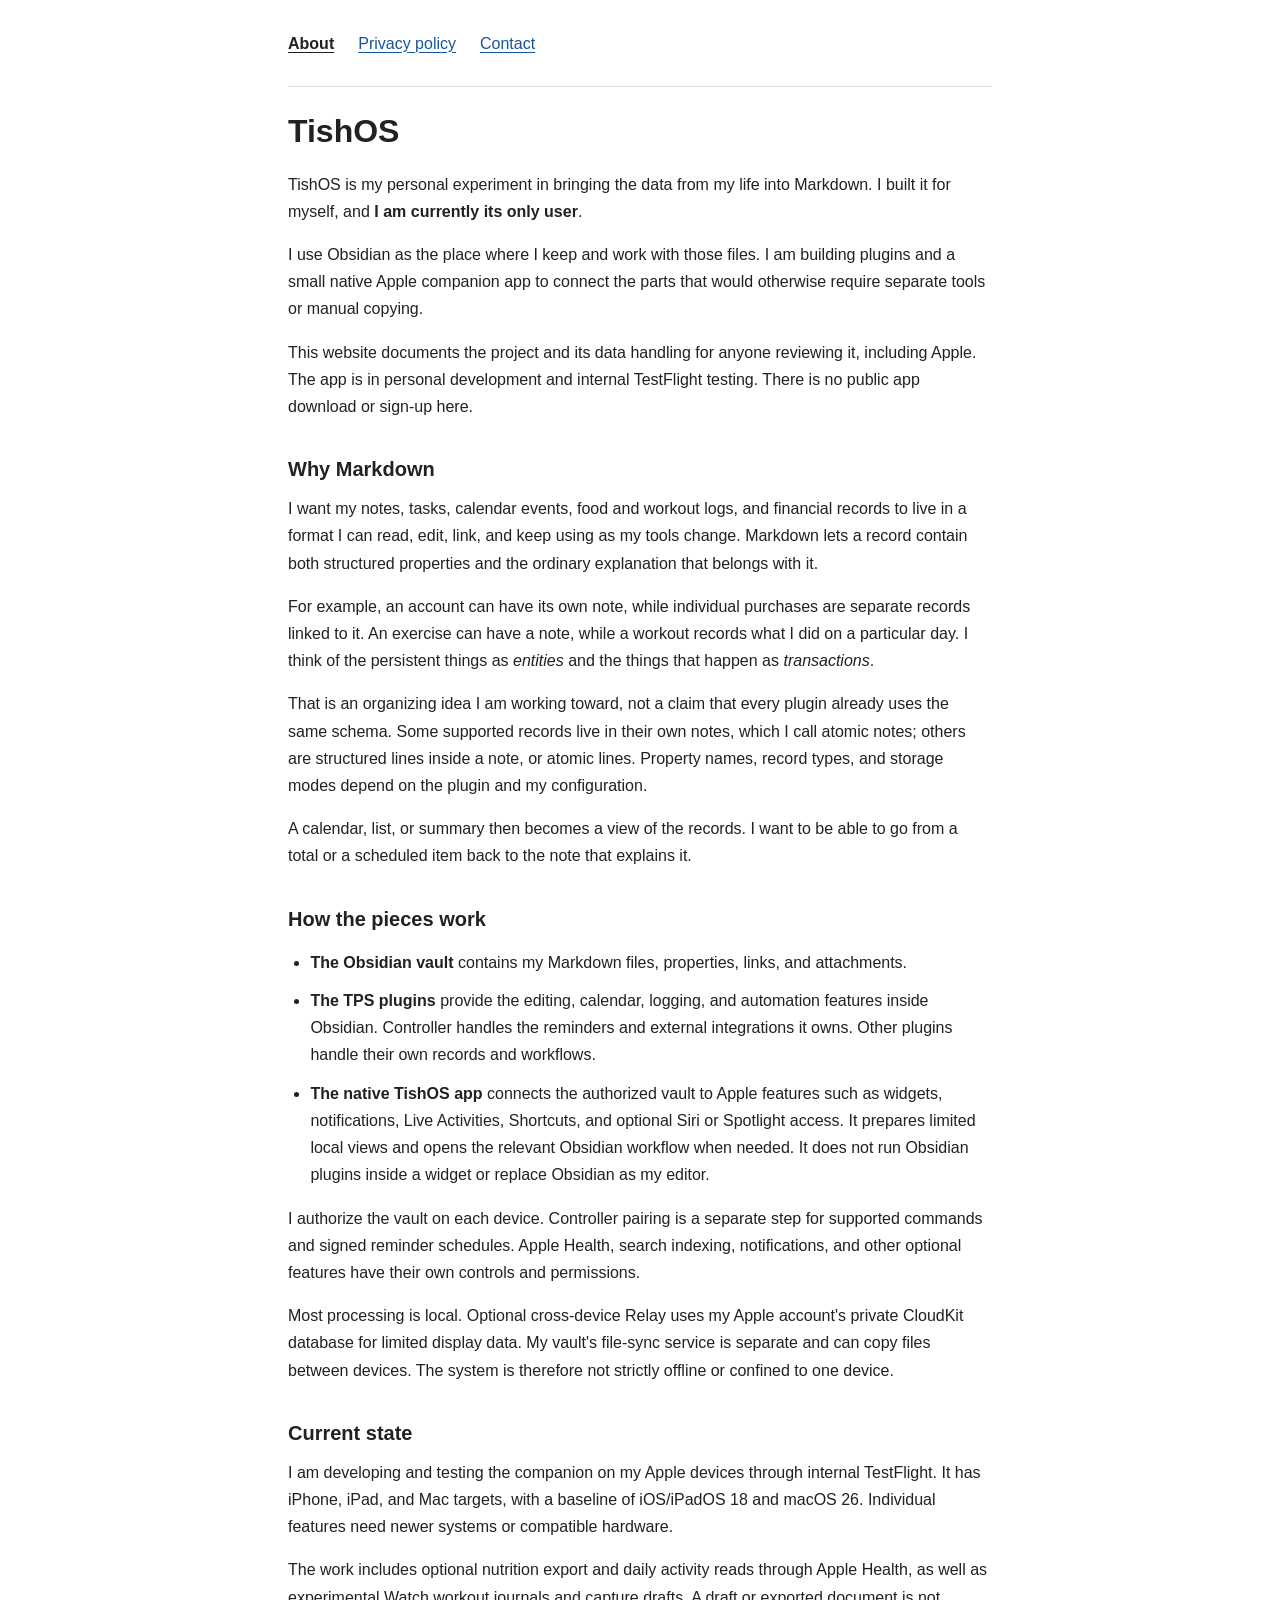
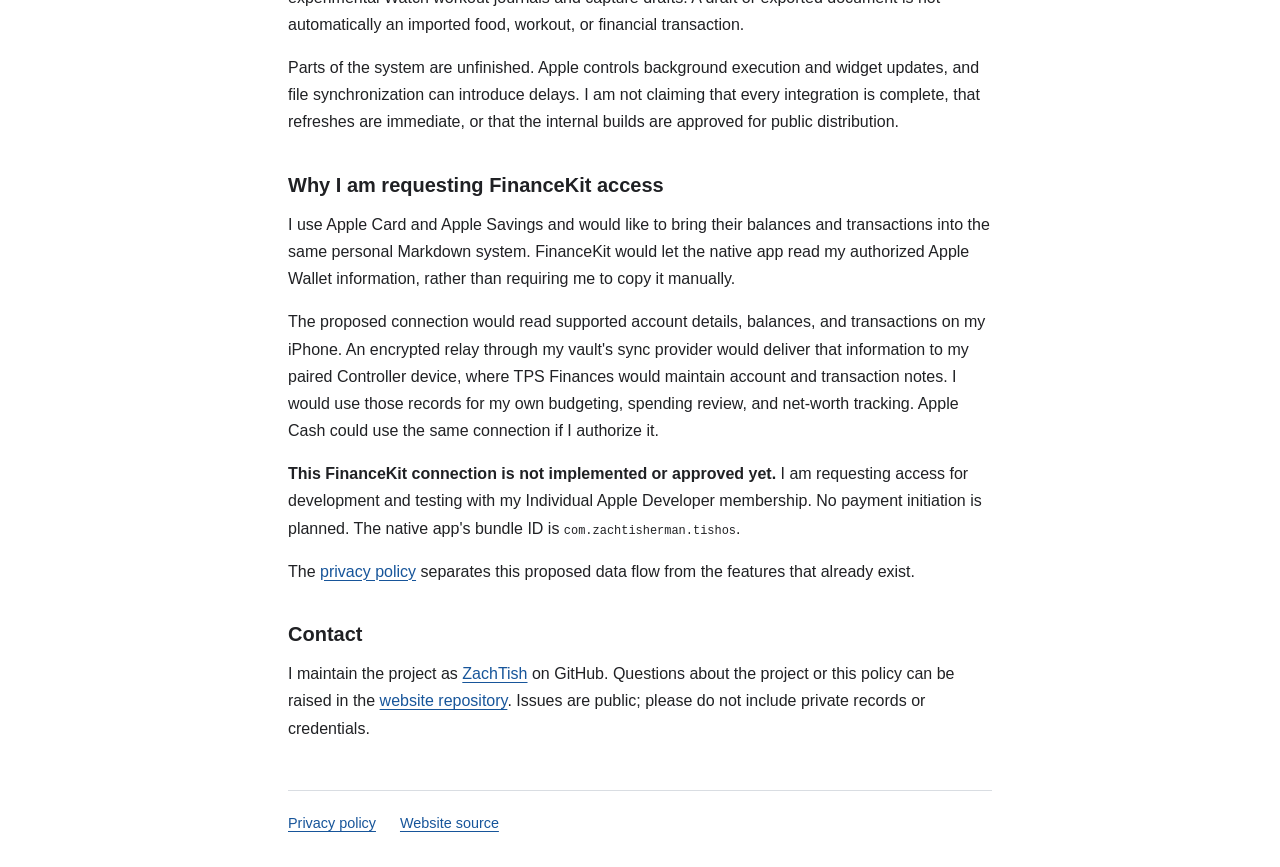
<file: docs/index.html>
<!doctype html>
<html lang="en">
<head>
  <meta charset="utf-8">
  <meta name="viewport" content="width=device-width, initial-scale=1">
  <meta name="description" content="TishOS is a personal experiment in organizing my life's data in Markdown. I am its developer and only current user.">
  <meta name="referrer" content="no-referrer">
  <title>TishOS — A personal Markdown experiment</title>
  <link rel="stylesheet" href="styles.css">
</head>
<body>
  <a class="skip-link" href="#main">Skip to content</a>
  <header><nav aria-label="Main navigation"><a href="./" aria-current="page">About</a><a href="privacy/">Privacy policy</a><a href="#contact">Contact</a></nav></header>
  <main id="main">
    <h1>TishOS</h1>
    <p>TishOS is my personal experiment in bringing the data from my life into Markdown. I built it for myself, and <strong>I am currently its only user</strong>.</p>
    <p>I use Obsidian as the place where I keep and work with those files. I am building plugins and a small native Apple companion app to connect the parts that would otherwise require separate tools or manual copying.</p>
    <p>This website documents the project and its data handling for anyone reviewing it, including Apple. The app is in personal development and internal TestFlight testing. There is no public app download or sign-up here.</p>

    <section aria-labelledby="why"><h2 id="why">Why Markdown</h2>
      <p>I want my notes, tasks, calendar events, food and workout logs, and financial records to live in a format I can read, edit, link, and keep using as my tools change. Markdown lets a record contain both structured properties and the ordinary explanation that belongs with it.</p>
      <p>For example, an account can have its own note, while individual purchases are separate records linked to it. An exercise can have a note, while a workout records what I did on a particular day. I think of the persistent things as <em>entities</em> and the things that happen as <em>transactions</em>.</p>
      <p>That is an organizing idea I am working toward, not a claim that every plugin already uses the same schema. Some supported records live in their own notes, which I call atomic notes; others are structured lines inside a note, or atomic lines. Property names, record types, and storage modes depend on the plugin and my configuration.</p>
      <p>A calendar, list, or summary then becomes a view of the records. I want to be able to go from a total or a scheduled item back to the note that explains it.</p>
    </section>

    <section aria-labelledby="how"><h2 id="how">How the pieces work</h2>
      <ul>
        <li><strong>The Obsidian vault</strong> contains my Markdown files, properties, links, and attachments.</li>
        <li><strong>The TPS plugins</strong> provide the editing, calendar, logging, and automation features inside Obsidian. Controller handles the reminders and external integrations it owns. Other plugins handle their own records and workflows.</li>
        <li><strong>The native TishOS app</strong> connects the authorized vault to Apple features such as widgets, notifications, Live Activities, Shortcuts, and optional Siri or Spotlight access. It prepares limited local views and opens the relevant Obsidian workflow when needed. It does not run Obsidian plugins inside a widget or replace Obsidian as my editor.</li>
      </ul>
      <p>I authorize the vault on each device. Controller pairing is a separate step for supported commands and signed reminder schedules. Apple Health, search indexing, notifications, and other optional features have their own controls and permissions.</p>
      <p>Most processing is local. Optional cross-device Relay uses my Apple account's private CloudKit database for limited display data. My vault's file-sync service is separate and can copy files between devices. The system is therefore not strictly offline or confined to one device.</p>
    </section>

    <section aria-labelledby="status"><h2 id="status">Current state</h2>
      <p>I am developing and testing the companion on my Apple devices through internal TestFlight. It has iPhone, iPad, and Mac targets, with a baseline of iOS/iPadOS 18 and macOS 26. Individual features need newer systems or compatible hardware.</p>
      <p>The work includes optional nutrition export and daily activity reads through Apple Health, as well as experimental Watch workout journals and capture drafts. A draft or exported document is not automatically an imported food, workout, or financial transaction.</p>
      <p>Parts of the system are unfinished. Apple controls background execution and widget updates, and file synchronization can introduce delays. I am not claiming that every integration is complete, that refreshes are immediate, or that the internal builds are approved for public distribution.</p>
    </section>

    <section aria-labelledby="financekit"><h2 id="financekit">Why I am requesting FinanceKit access</h2>
      <p>I use Apple Card and Apple Savings and would like to bring their balances and transactions into the same personal Markdown system. FinanceKit would let the native app read my authorized Apple Wallet information, rather than requiring me to copy it manually.</p>
      <p>The proposed connection would read supported account details, balances, and transactions on my iPhone. An encrypted relay through my vault's sync provider would deliver that information to my paired Controller device, where TPS Finances would maintain account and transaction notes. I would use those records for my own budgeting, spending review, and net-worth tracking. Apple Cash could use the same connection if I authorize it.</p>
      <p><strong>This FinanceKit connection is not implemented or approved yet.</strong> I am requesting access for development and testing with my Individual Apple Developer membership. No payment initiation is planned. The native app's bundle ID is <code>com.zachtisherman.tishos</code>.</p>
      <p>The <a href="privacy/#financekit">privacy policy</a> separates this proposed data flow from the features that already exist.</p>
    </section>

    <section aria-labelledby="contact"><h2 id="contact">Contact</h2>
      <p>I maintain the project as <a href="https://github.com/ZachTish">ZachTish</a> on GitHub. Questions about the project or this policy can be raised in the <a href="https://github.com/ZachTish/tishos-website/issues">website repository</a>. Issues are public; please do not include private records or credentials.</p>
    </section>
  </main>
  <footer><a href="privacy/">Privacy policy</a><a href="https://github.com/ZachTish/tishos-website">Website source</a></footer>
</body>
</html>
</file>
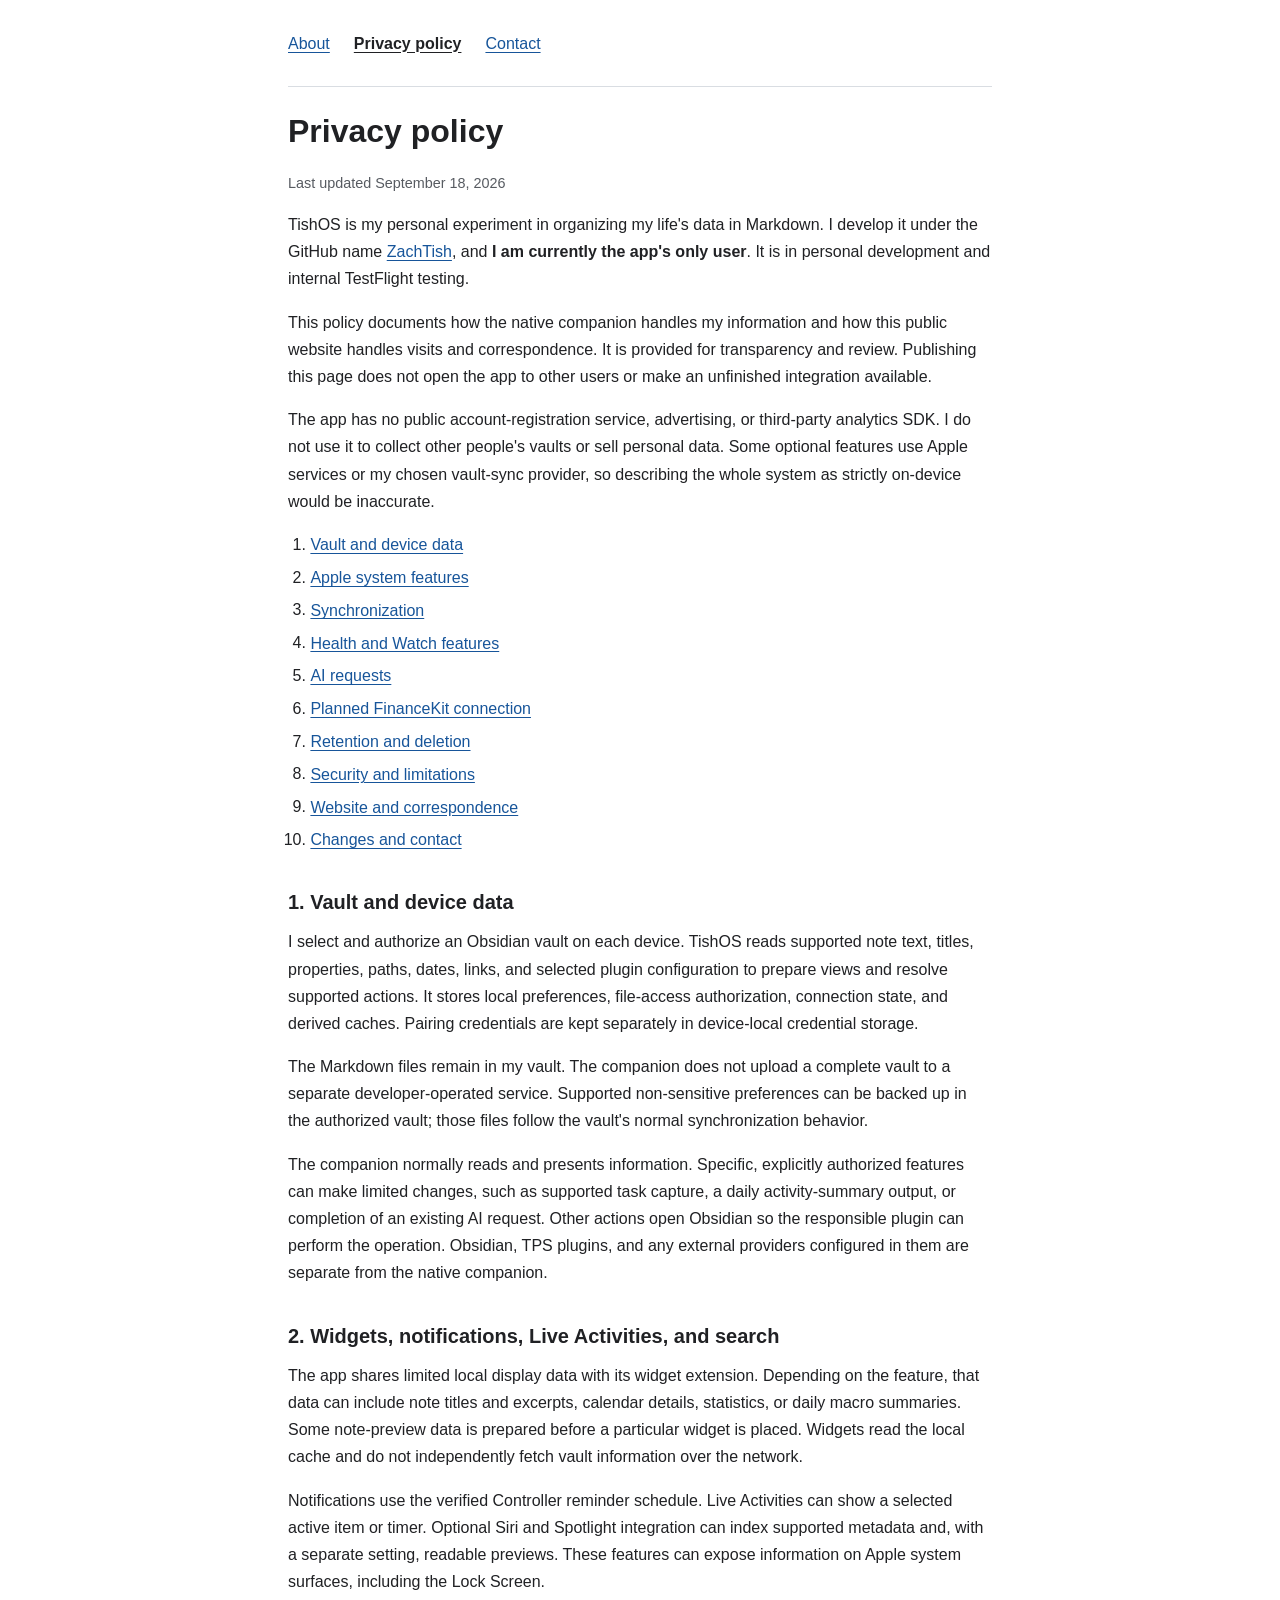
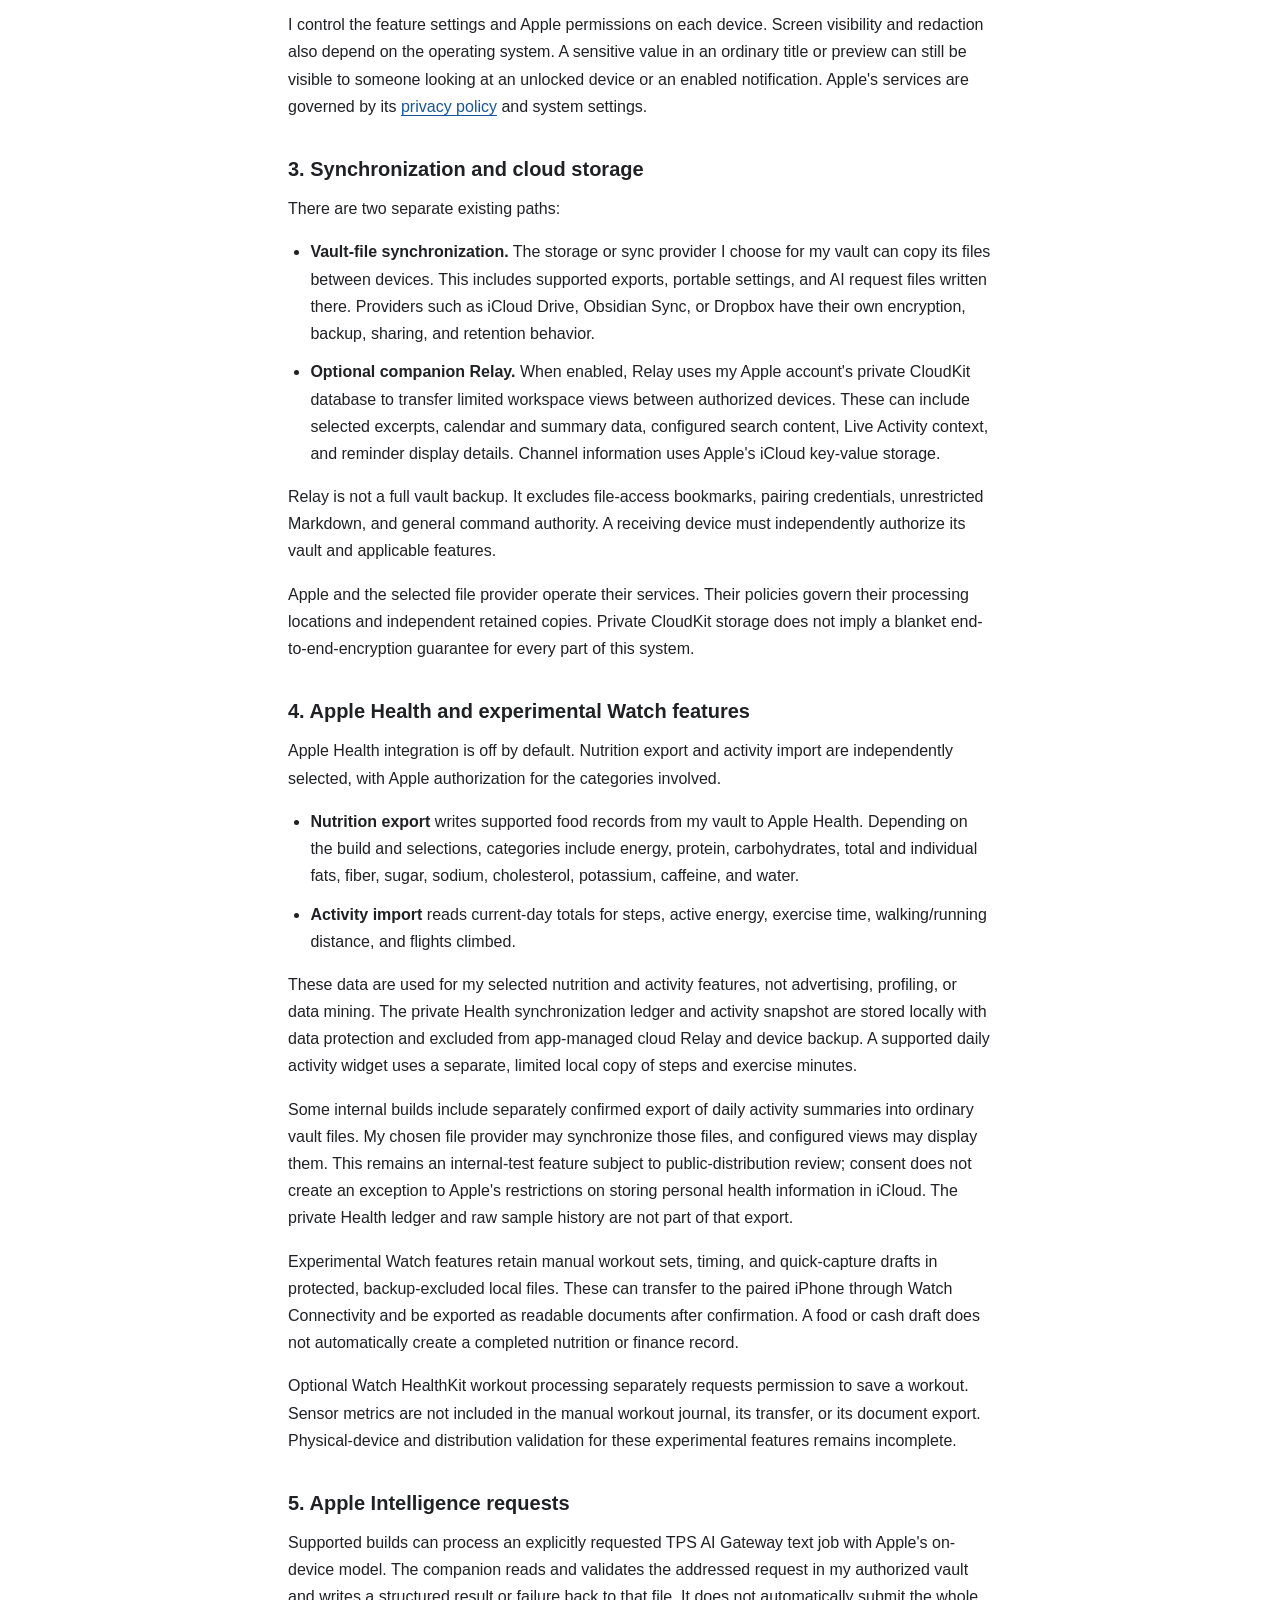
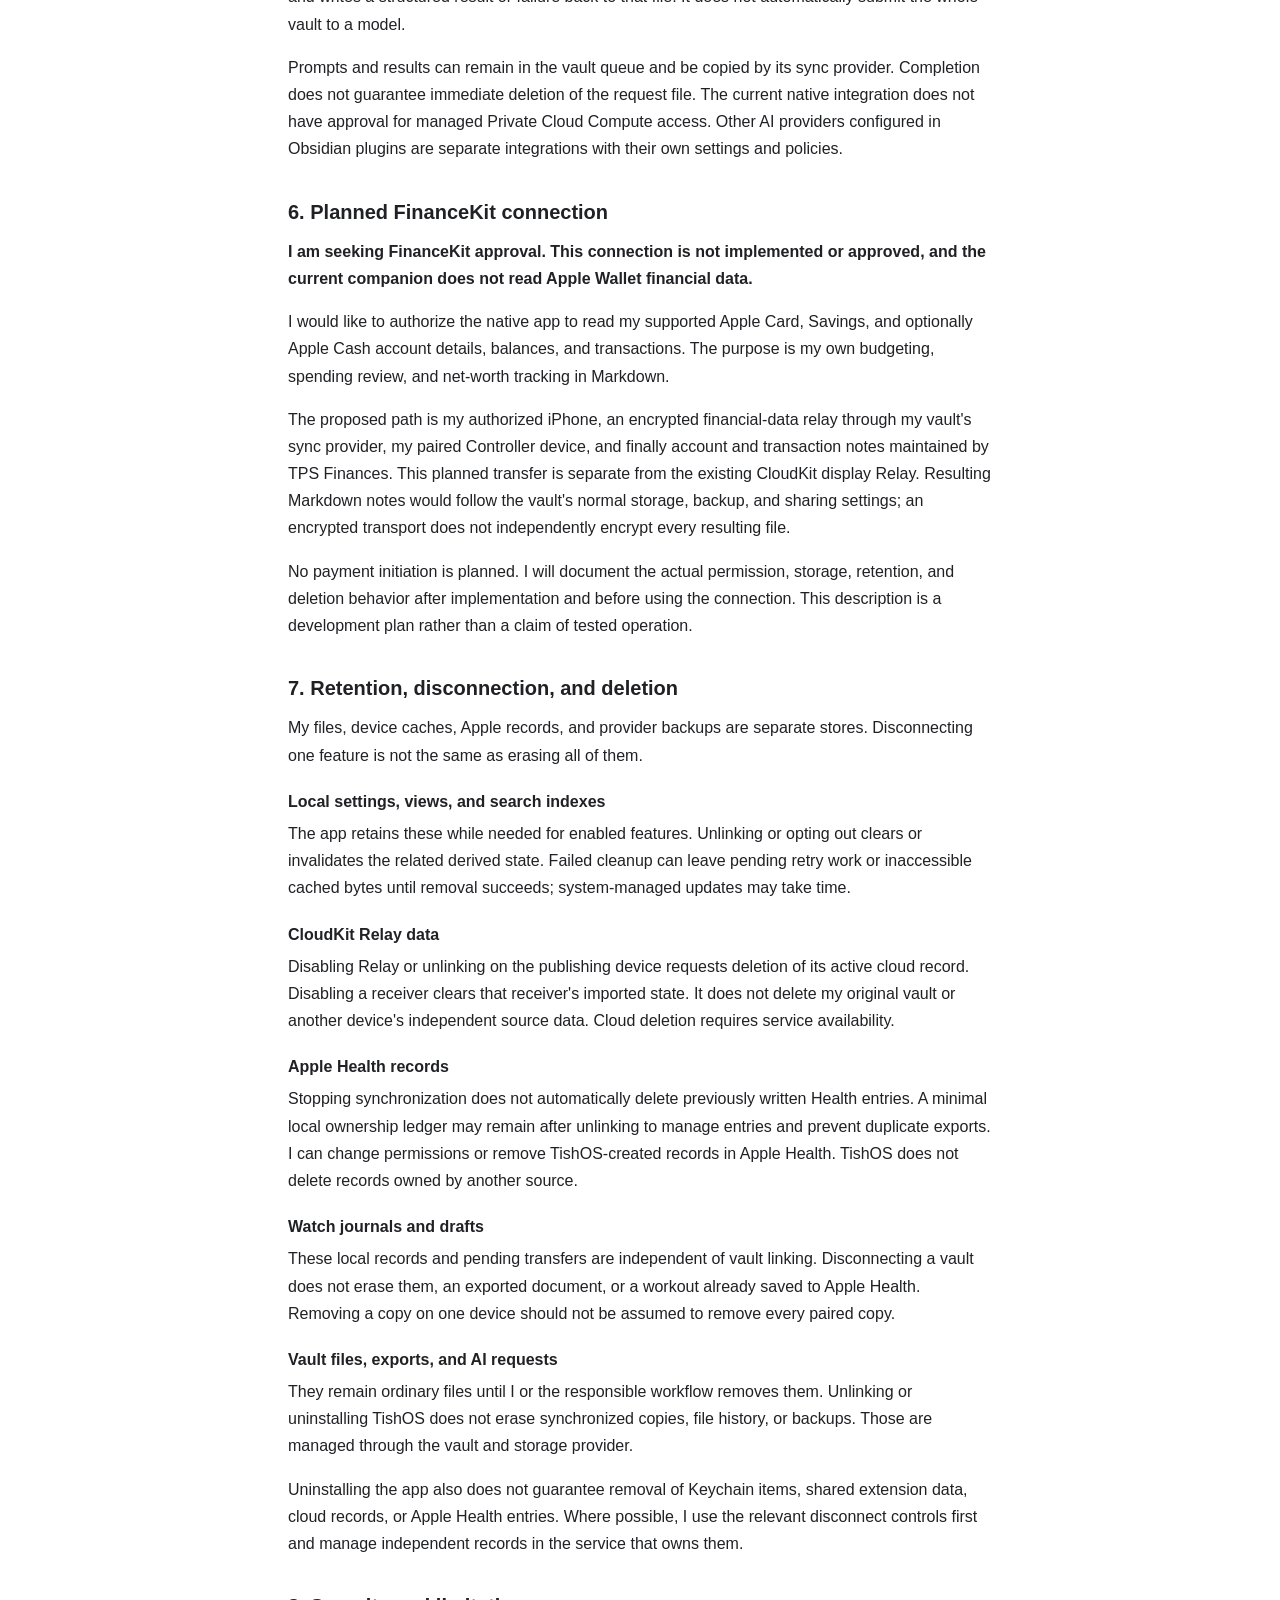
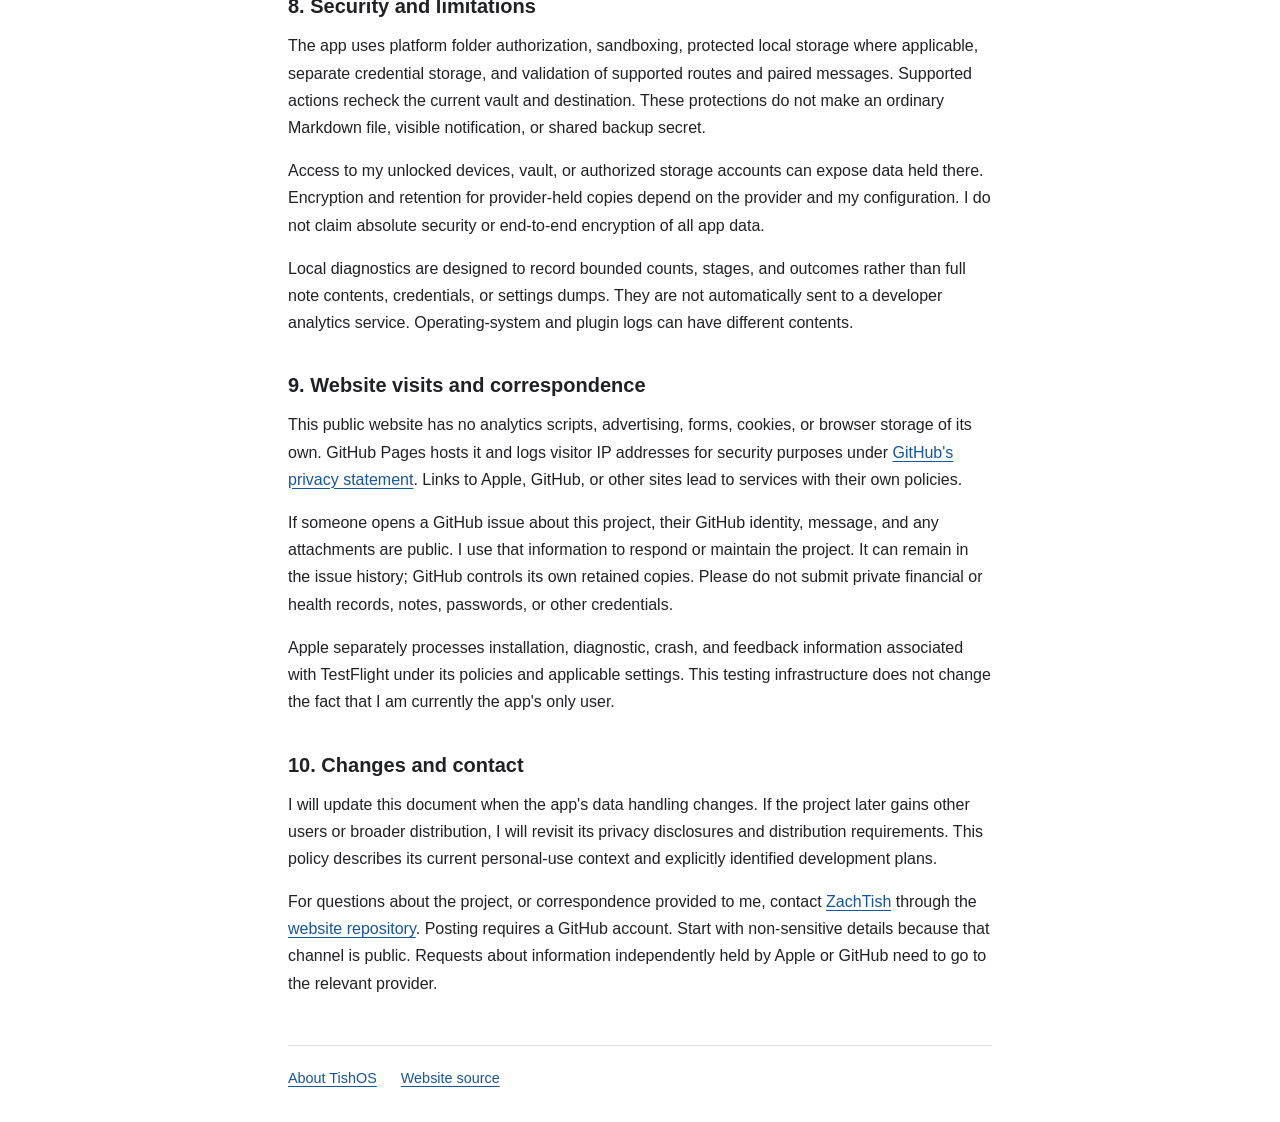
<file: docs/privacy/index.html>
<!doctype html>
<html lang="en">
<head>
  <meta charset="utf-8">
  <meta name="viewport" content="width=device-width, initial-scale=1">
  <meta name="description" content="Data handling for TishOS, my personal Markdown experiment. I am the developer and only current app user.">
  <meta name="referrer" content="no-referrer">
  <title>Privacy policy — TishOS</title>
  <link rel="stylesheet" href="../styles.css">
</head>
<body>
  <a class="skip-link" href="#main">Skip to content</a>
  <header><nav aria-label="Main navigation"><a href="../">About</a><a href="./" aria-current="page">Privacy policy</a><a href="#contact">Contact</a></nav></header>
  <main id="main">
    <h1>Privacy policy</h1>
    <p class="date">Last updated September 18, 2026</p>
    <p>TishOS is my personal experiment in organizing my life's data in Markdown. I develop it under the GitHub name <a href="https://github.com/ZachTish">ZachTish</a>, and <strong>I am currently the app's only user</strong>. It is in personal development and internal TestFlight testing.</p>
    <p>This policy documents how the native companion handles my information and how this public website handles visits and correspondence. It is provided for transparency and review. Publishing this page does not open the app to other users or make an unfinished integration available.</p>
    <p>The app has no public account-registration service, advertising, or third-party analytics SDK. I do not use it to collect other people's vaults or sell personal data. Some optional features use Apple services or my chosen vault-sync provider, so describing the whole system as strictly on-device would be inaccurate.</p>
    <nav class="contents" aria-label="Policy contents"><ol><li><a href="#vault">Vault and device data</a></li><li><a href="#surfaces">Apple system features</a></li><li><a href="#relay">Synchronization</a></li><li><a href="#health">Health and Watch features</a></li><li><a href="#ai">AI requests</a></li><li><a href="#financekit">Planned FinanceKit connection</a></li><li><a href="#retention">Retention and deletion</a></li><li><a href="#security">Security and limitations</a></li><li><a href="#website">Website and correspondence</a></li><li><a href="#contact">Changes and contact</a></li></ol></nav>

    <section aria-labelledby="vault"><h2 id="vault">1. Vault and device data</h2>
      <p>I select and authorize an Obsidian vault on each device. TishOS reads supported note text, titles, properties, paths, dates, links, and selected plugin configuration to prepare views and resolve supported actions. It stores local preferences, file-access authorization, connection state, and derived caches. Pairing credentials are kept separately in device-local credential storage.</p>
      <p>The Markdown files remain in my vault. The companion does not upload a complete vault to a separate developer-operated service. Supported non-sensitive preferences can be backed up in the authorized vault; those files follow the vault's normal synchronization behavior.</p>
      <p>The companion normally reads and presents information. Specific, explicitly authorized features can make limited changes, such as supported task capture, a daily activity-summary output, or completion of an existing AI request. Other actions open Obsidian so the responsible plugin can perform the operation. Obsidian, TPS plugins, and any external providers configured in them are separate from the native companion.</p>
    </section>

    <section aria-labelledby="surfaces"><h2 id="surfaces">2. Widgets, notifications, Live Activities, and search</h2>
      <p>The app shares limited local display data with its widget extension. Depending on the feature, that data can include note titles and excerpts, calendar details, statistics, or daily macro summaries. Some note-preview data is prepared before a particular widget is placed. Widgets read the local cache and do not independently fetch vault information over the network.</p>
      <p>Notifications use the verified Controller reminder schedule. Live Activities can show a selected active item or timer. Optional Siri and Spotlight integration can index supported metadata and, with a separate setting, readable previews. These features can expose information on Apple system surfaces, including the Lock Screen.</p>
      <p>I control the feature settings and Apple permissions on each device. Screen visibility and redaction also depend on the operating system. A sensitive value in an ordinary title or preview can still be visible to someone looking at an unlocked device or an enabled notification. Apple's services are governed by its <a href="https://www.apple.com/legal/privacy/">privacy policy</a> and system settings.</p>
    </section>

    <section aria-labelledby="relay"><h2 id="relay">3. Synchronization and cloud storage</h2>
      <p>There are two separate existing paths:</p>
      <ul><li><strong>Vault-file synchronization.</strong> The storage or sync provider I choose for my vault can copy its files between devices. This includes supported exports, portable settings, and AI request files written there. Providers such as iCloud Drive, Obsidian Sync, or Dropbox have their own encryption, backup, sharing, and retention behavior.</li><li><strong>Optional companion Relay.</strong> When enabled, Relay uses my Apple account's private CloudKit database to transfer limited workspace views between authorized devices. These can include selected excerpts, calendar and summary data, configured search content, Live Activity context, and reminder display details. Channel information uses Apple's iCloud key-value storage.</li></ul>
      <p>Relay is not a full vault backup. It excludes file-access bookmarks, pairing credentials, unrestricted Markdown, and general command authority. A receiving device must independently authorize its vault and applicable features.</p>
      <p>Apple and the selected file provider operate their services. Their policies govern their processing locations and independent retained copies. Private CloudKit storage does not imply a blanket end-to-end-encryption guarantee for every part of this system.</p>
    </section>

    <section aria-labelledby="health"><h2 id="health">4. Apple Health and experimental Watch features</h2>
      <p>Apple Health integration is off by default. Nutrition export and activity import are independently selected, with Apple authorization for the categories involved.</p>
      <ul><li><strong>Nutrition export</strong> writes supported food records from my vault to Apple Health. Depending on the build and selections, categories include energy, protein, carbohydrates, total and individual fats, fiber, sugar, sodium, cholesterol, potassium, caffeine, and water.</li><li><strong>Activity import</strong> reads current-day totals for steps, active energy, exercise time, walking/running distance, and flights climbed.</li></ul>
      <p>These data are used for my selected nutrition and activity features, not advertising, profiling, or data mining. The private Health synchronization ledger and activity snapshot are stored locally with data protection and excluded from app-managed cloud Relay and device backup. A supported daily activity widget uses a separate, limited local copy of steps and exercise minutes.</p>
      <p>Some internal builds include separately confirmed export of daily activity summaries into ordinary vault files. My chosen file provider may synchronize those files, and configured views may display them. This remains an internal-test feature subject to public-distribution review; consent does not create an exception to Apple's restrictions on storing personal health information in iCloud. The private Health ledger and raw sample history are not part of that export.</p>
      <p>Experimental Watch features retain manual workout sets, timing, and quick-capture drafts in protected, backup-excluded local files. These can transfer to the paired iPhone through Watch Connectivity and be exported as readable documents after confirmation. A food or cash draft does not automatically create a completed nutrition or finance record.</p>
      <p>Optional Watch HealthKit workout processing separately requests permission to save a workout. Sensor metrics are not included in the manual workout journal, its transfer, or its document export. Physical-device and distribution validation for these experimental features remains incomplete.</p>
    </section>

    <section aria-labelledby="ai"><h2 id="ai">5. Apple Intelligence requests</h2>
      <p>Supported builds can process an explicitly requested TPS AI Gateway text job with Apple's on-device model. The companion reads and validates the addressed request in my authorized vault and writes a structured result or failure back to that file. It does not automatically submit the whole vault to a model.</p>
      <p>Prompts and results can remain in the vault queue and be copied by its sync provider. Completion does not guarantee immediate deletion of the request file. The current native integration does not have approval for managed Private Cloud Compute access. Other AI providers configured in Obsidian plugins are separate integrations with their own settings and policies.</p>
    </section>

    <section aria-labelledby="financekit"><h2 id="financekit">6. Planned FinanceKit connection</h2>
      <p><strong>I am seeking FinanceKit approval. This connection is not implemented or approved, and the current companion does not read Apple Wallet financial data.</strong></p>
      <p>I would like to authorize the native app to read my supported Apple Card, Savings, and optionally Apple Cash account details, balances, and transactions. The purpose is my own budgeting, spending review, and net-worth tracking in Markdown.</p>
      <p>The proposed path is my authorized iPhone, an encrypted financial-data relay through my vault's sync provider, my paired Controller device, and finally account and transaction notes maintained by TPS Finances. This planned transfer is separate from the existing CloudKit display Relay. Resulting Markdown notes would follow the vault's normal storage, backup, and sharing settings; an encrypted transport does not independently encrypt every resulting file.</p>
      <p>No payment initiation is planned. I will document the actual permission, storage, retention, and deletion behavior after implementation and before using the connection. This description is a development plan rather than a claim of tested operation.</p>
    </section>

    <section aria-labelledby="retention"><h2 id="retention">7. Retention, disconnection, and deletion</h2>
      <p>My files, device caches, Apple records, and provider backups are separate stores. Disconnecting one feature is not the same as erasing all of them.</p>
      <dl>
        <dt>Local settings, views, and search indexes</dt><dd>The app retains these while needed for enabled features. Unlinking or opting out clears or invalidates the related derived state. Failed cleanup can leave pending retry work or inaccessible cached bytes until removal succeeds; system-managed updates may take time.</dd>
        <dt>CloudKit Relay data</dt><dd>Disabling Relay or unlinking on the publishing device requests deletion of its active cloud record. Disabling a receiver clears that receiver's imported state. It does not delete my original vault or another device's independent source data. Cloud deletion requires service availability.</dd>
        <dt>Apple Health records</dt><dd>Stopping synchronization does not automatically delete previously written Health entries. A minimal local ownership ledger may remain after unlinking to manage entries and prevent duplicate exports. I can change permissions or remove TishOS-created records in Apple Health. TishOS does not delete records owned by another source.</dd>
        <dt>Watch journals and drafts</dt><dd>These local records and pending transfers are independent of vault linking. Disconnecting a vault does not erase them, an exported document, or a workout already saved to Apple Health. Removing a copy on one device should not be assumed to remove every paired copy.</dd>
        <dt>Vault files, exports, and AI requests</dt><dd>They remain ordinary files until I or the responsible workflow removes them. Unlinking or uninstalling TishOS does not erase synchronized copies, file history, or backups. Those are managed through the vault and storage provider.</dd>
      </dl>
      <p>Uninstalling the app also does not guarantee removal of Keychain items, shared extension data, cloud records, or Apple Health entries. Where possible, I use the relevant disconnect controls first and manage independent records in the service that owns them.</p>
    </section>

    <section aria-labelledby="security"><h2 id="security">8. Security and limitations</h2>
      <p>The app uses platform folder authorization, sandboxing, protected local storage where applicable, separate credential storage, and validation of supported routes and paired messages. Supported actions recheck the current vault and destination. These protections do not make an ordinary Markdown file, visible notification, or shared backup secret.</p>
      <p>Access to my unlocked devices, vault, or authorized storage accounts can expose data held there. Encryption and retention for provider-held copies depend on the provider and my configuration. I do not claim absolute security or end-to-end encryption of all app data.</p>
      <p>Local diagnostics are designed to record bounded counts, stages, and outcomes rather than full note contents, credentials, or settings dumps. They are not automatically sent to a developer analytics service. Operating-system and plugin logs can have different contents.</p>
    </section>

    <section aria-labelledby="website"><h2 id="website">9. Website visits and correspondence</h2>
      <p>This public website has no analytics scripts, advertising, forms, cookies, or browser storage of its own. GitHub Pages hosts it and logs visitor IP addresses for security purposes under <a href="https://docs.github.com/en/site-policy/privacy-policies/github-general-privacy-statement">GitHub's privacy statement</a>. Links to Apple, GitHub, or other sites lead to services with their own policies.</p>
      <p>If someone opens a GitHub issue about this project, their GitHub identity, message, and any attachments are public. I use that information to respond or maintain the project. It can remain in the issue history; GitHub controls its own retained copies. Please do not submit private financial or health records, notes, passwords, or other credentials.</p>
      <p>Apple separately processes installation, diagnostic, crash, and feedback information associated with TestFlight under its policies and applicable settings. This testing infrastructure does not change the fact that I am currently the app's only user.</p>
    </section>

    <section aria-labelledby="contact"><h2 id="contact">10. Changes and contact</h2>
      <p>I will update this document when the app's data handling changes. If the project later gains other users or broader distribution, I will revisit its privacy disclosures and distribution requirements. This policy describes its current personal-use context and explicitly identified development plans.</p>
      <p>For questions about the project, or correspondence provided to me, contact <a href="https://github.com/ZachTish">ZachTish</a> through the <a href="https://github.com/ZachTish/tishos-website/issues">website repository</a>. Posting requires a GitHub account. Start with non-sensitive details because that channel is public. Requests about information independently held by Apple or GitHub need to go to the relevant provider.</p>
    </section>
  </main>
  <footer><a href="../">About TishOS</a><a href="https://github.com/ZachTish/tishos-website">Website source</a></footer>
</body>
</html>
</file>
<file: docs/styles.css>
:root {
  color-scheme: light dark;
  --background: #ffffff;
  --text: #202124;
  --muted: #575b61;
  --link: #17559a;
  --border: #d9dde2;
  font-family: -apple-system, BlinkMacSystemFont, "Segoe UI", sans-serif;
  font-size: 100%;
}
* { box-sizing: border-box; }
body { max-width: 47rem; margin: 0 auto; padding: 0 1.5rem; color: var(--text); background: var(--background); line-height: 1.7; }
header { padding: 1.5rem 0; border-bottom: 1px solid var(--border); }
nav, footer { display: flex; flex-wrap: wrap; gap: .5rem 1.5rem; }
a { color: var(--link); text-underline-offset: .2em; }
a:hover { text-decoration-thickness: 2px; }
a:focus-visible { outline: 2px solid var(--link); outline-offset: 4px; }
nav a { padding-block: .35rem; }
nav a[aria-current="page"] { color: var(--text); font-weight: 600; }
main { padding: 1.5rem 0 2rem; }
h1 { font-size: 2rem; line-height: 1.25; margin: 0 0 1.2rem; font-weight: 650; }
h2 { font-size: 1.25rem; line-height: 1.4; margin: 2.2rem 0 .75rem; font-weight: 650; }
h3 { font-size: 1.05rem; line-height: 1.4; margin: 1.4rem 0 .5rem; }
p { margin: 0 0 1rem; }
ul, ol { padding-left: 1.4rem; }
li { margin-bottom: .7rem; }
p, li, a, code, dd { overflow-wrap: anywhere; }
code { font-size: .92em; }
.date, footer { color: var(--muted); font-size: .9rem; }
footer { padding: 1.25rem 0 2rem; border-top: 1px solid var(--border); }
[id] { scroll-margin-top: 1rem; }
dt { font-weight: 600; margin-top: 1.2rem; }
dd { margin: .3rem 0 1rem; }
.contents { display: block; }
.contents ol { margin-top: .5rem; }
.contents li { margin-bottom: .35rem; }
.skip-link { position: absolute; top: .5rem; left: 1rem; padding: .6rem; background: var(--background); border: 2px solid var(--link); transform: translateY(-200%); }
.skip-link:focus { transform: translateY(0); }
@media (max-width: 30rem) { body { padding-inline: 1rem; } nav, footer { gap: .4rem 1rem; } }
@media (prefers-color-scheme: dark) {
  :root { --background: #191b1e; --text: #e9eaec; --muted: #b5b9bf; --link: #9bc5ff; --border: #41454b; }
}
@media print {
  :root { color-scheme: light; --background: white; --text: black; --muted: #444444; --link: #17559a; --border: #cccccc; }
  body { max-width: none; padding: 0; }
  header, footer, .skip-link, .contents { display: none; }
  h2, h3, dt { break-after: avoid; }
}
</file>
